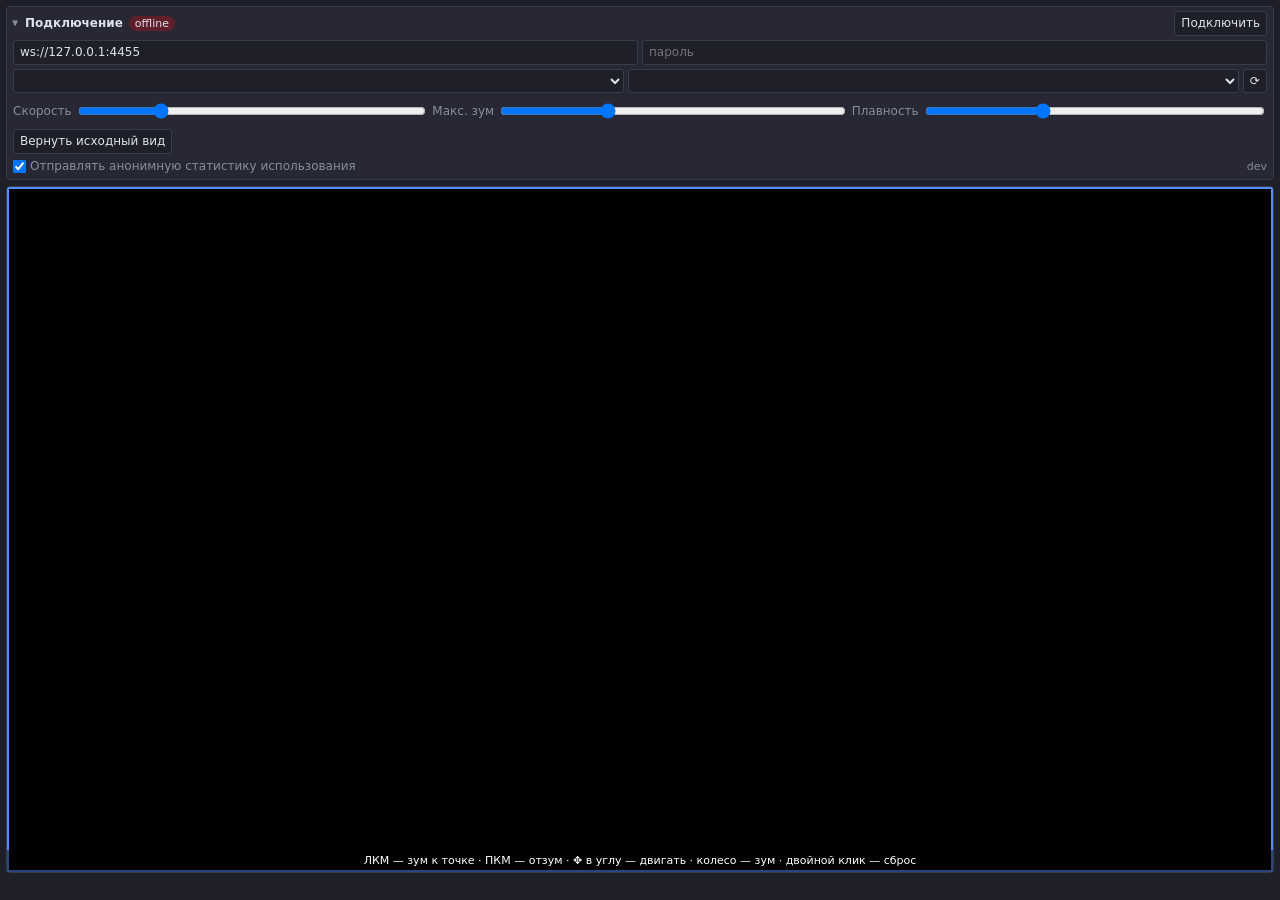
<file: index.html>
<!doctype html>
<html lang="ru">
<head>
  <meta charset="utf-8">
  <meta name="viewport" content="width=device-width, initial-scale=1">
  <title>Webcam Zoom</title>
  <link rel="stylesheet" href="style.css">
</head>
<body>
  <details id="settings" open>
    <summary>
      <span>Подключение</span>
      <span id="status" class="status off">offline</span>
      <button id="connect" type="button">Подключить</button>
    </summary>
    <div class="row">
      <input id="url" placeholder="ws://127.0.0.1:4455" title="Адрес WebSocket-сервера OBS">
      <input id="password" type="password" placeholder="пароль" title="Пароль WebSocket-сервера OBS">
    </div>
    <div class="row">
      <select id="scene" title="Сцена"></select>
      <select id="item" title="Элемент с камерой"></select>
      <button id="refresh" title="Обновить списки">⟳</button>
    </div>
    <div class="row">
      <label>Скорость <input id="speed" type="range" min="0.2" max="3" step="0.1"></label>
      <label>Макс. зум <input id="maxZoom" type="range" min="1.5" max="10" step="0.5"></label>
      <label>Плавность <input id="smooth" type="range" min="2" max="20" step="1"></label>
    </div>
    <div class="row">
      <button id="restore" title="Вернуть элементу исходный transform (до панели)">Вернуть исходный вид</button>
    </div>
    <div class="row">
      <label class="check" title="Раз в день: «панель подключилась к OBS» и номер версии. Без имён, сцен, картинок и IP в отчётах.">
        <input id="telemetry" type="checkbox"> Отправлять анонимную статистику использования
      </label>
      <span id="version" class="muted"></span>
    </div>
  </details>

  <div id="pad" tabindex="0">
    <img id="preview" alt="" draggable="false">
    <div id="rect"><div id="handle" title="Тяни, чтобы двигать рамку" hidden>✥</div></div>
    <div id="hint">ЛКМ — зум к точке · ПКМ — отзум · ✥ в углу — двигать · колесо — зум · двойной клик — сброс</div>
  </div>
  <div id="info"></div>

  <script src="vendor/obs-ws.global.min.js"></script>
  <script src="app.js"></script>
</body>
</html>
</file>
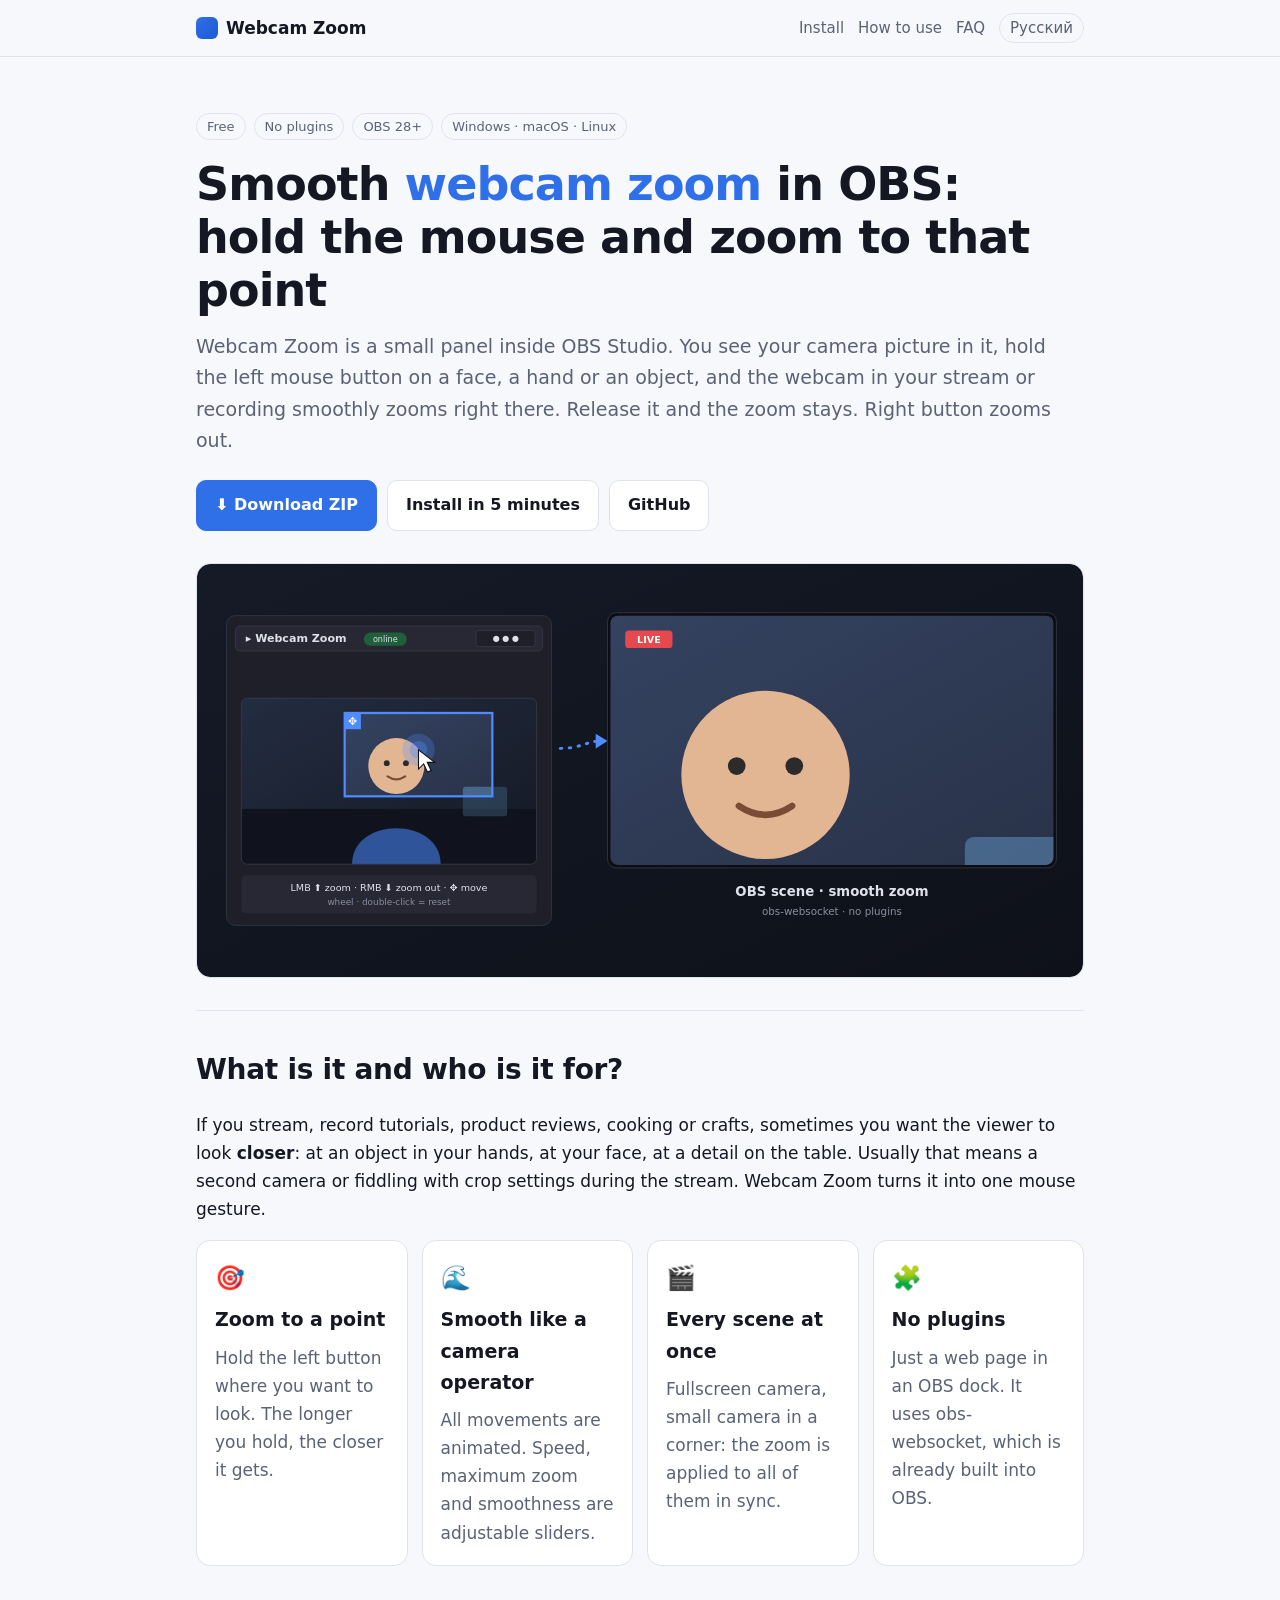
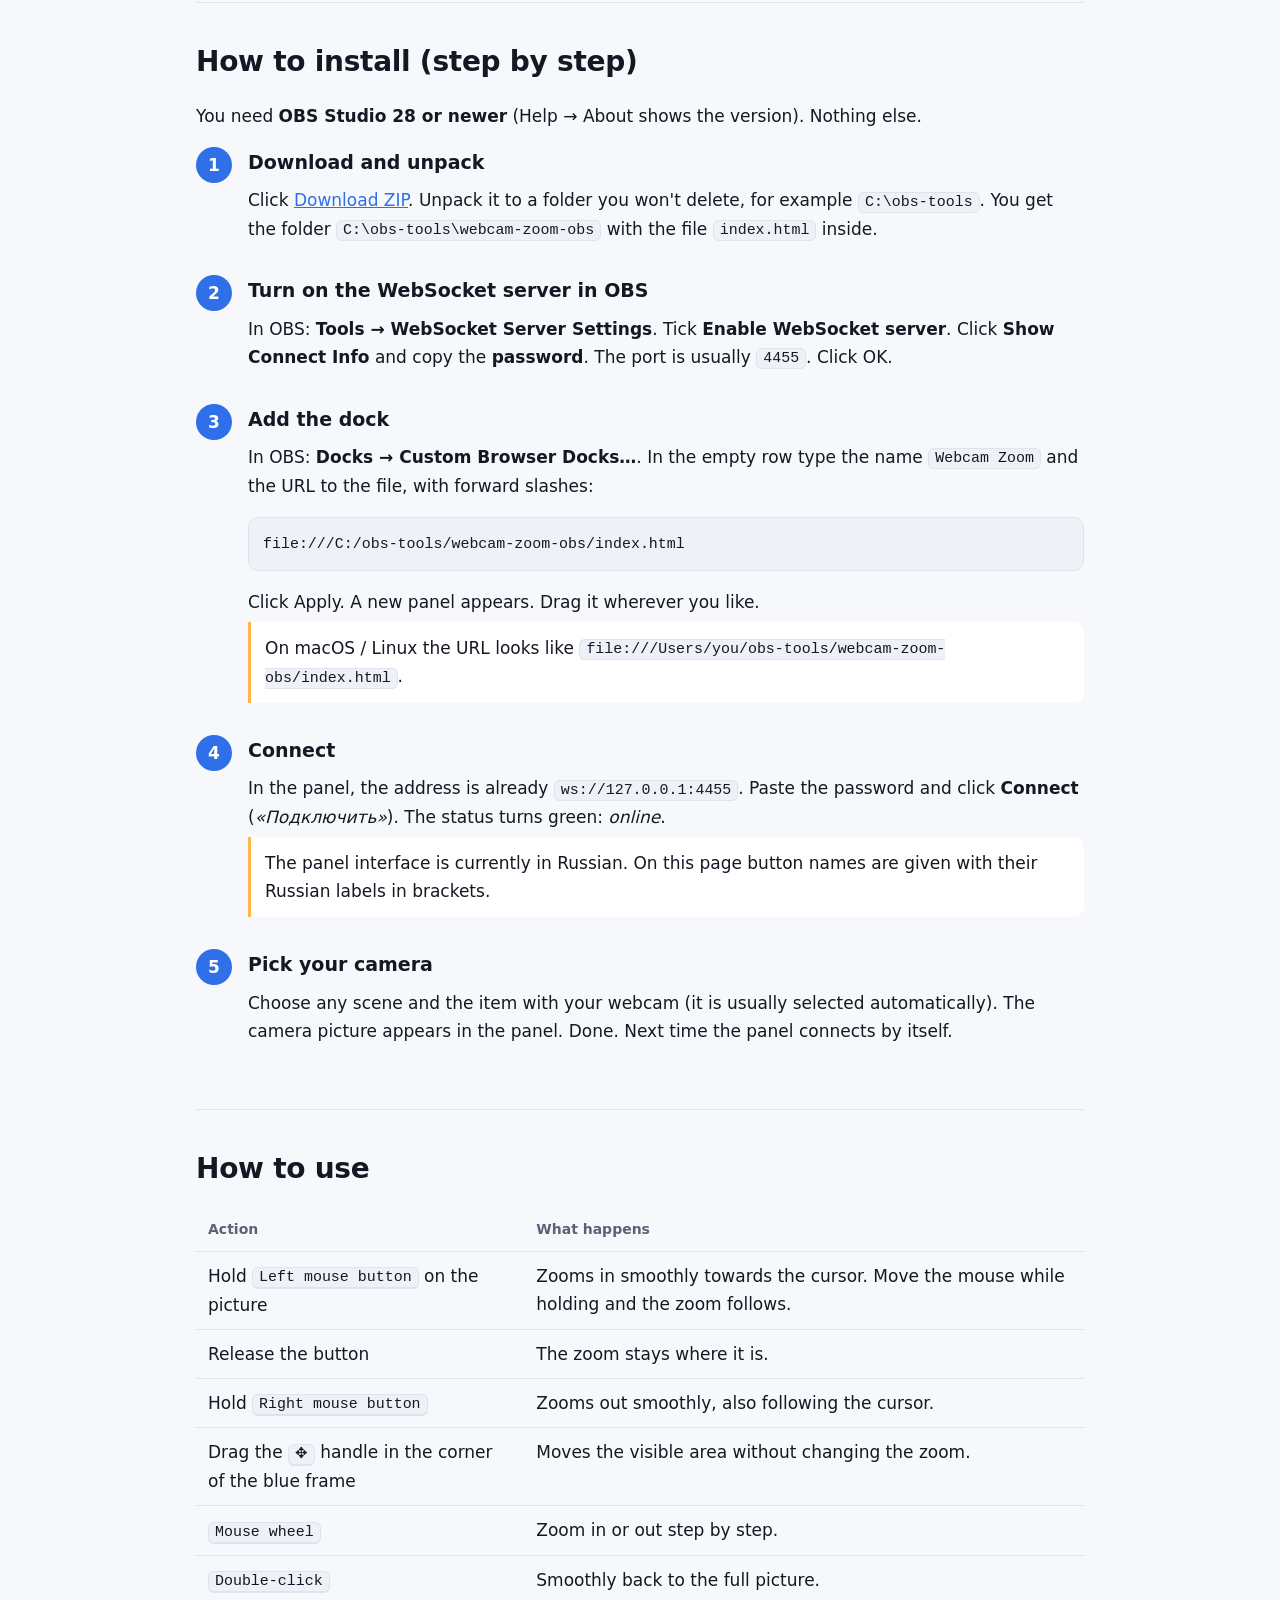
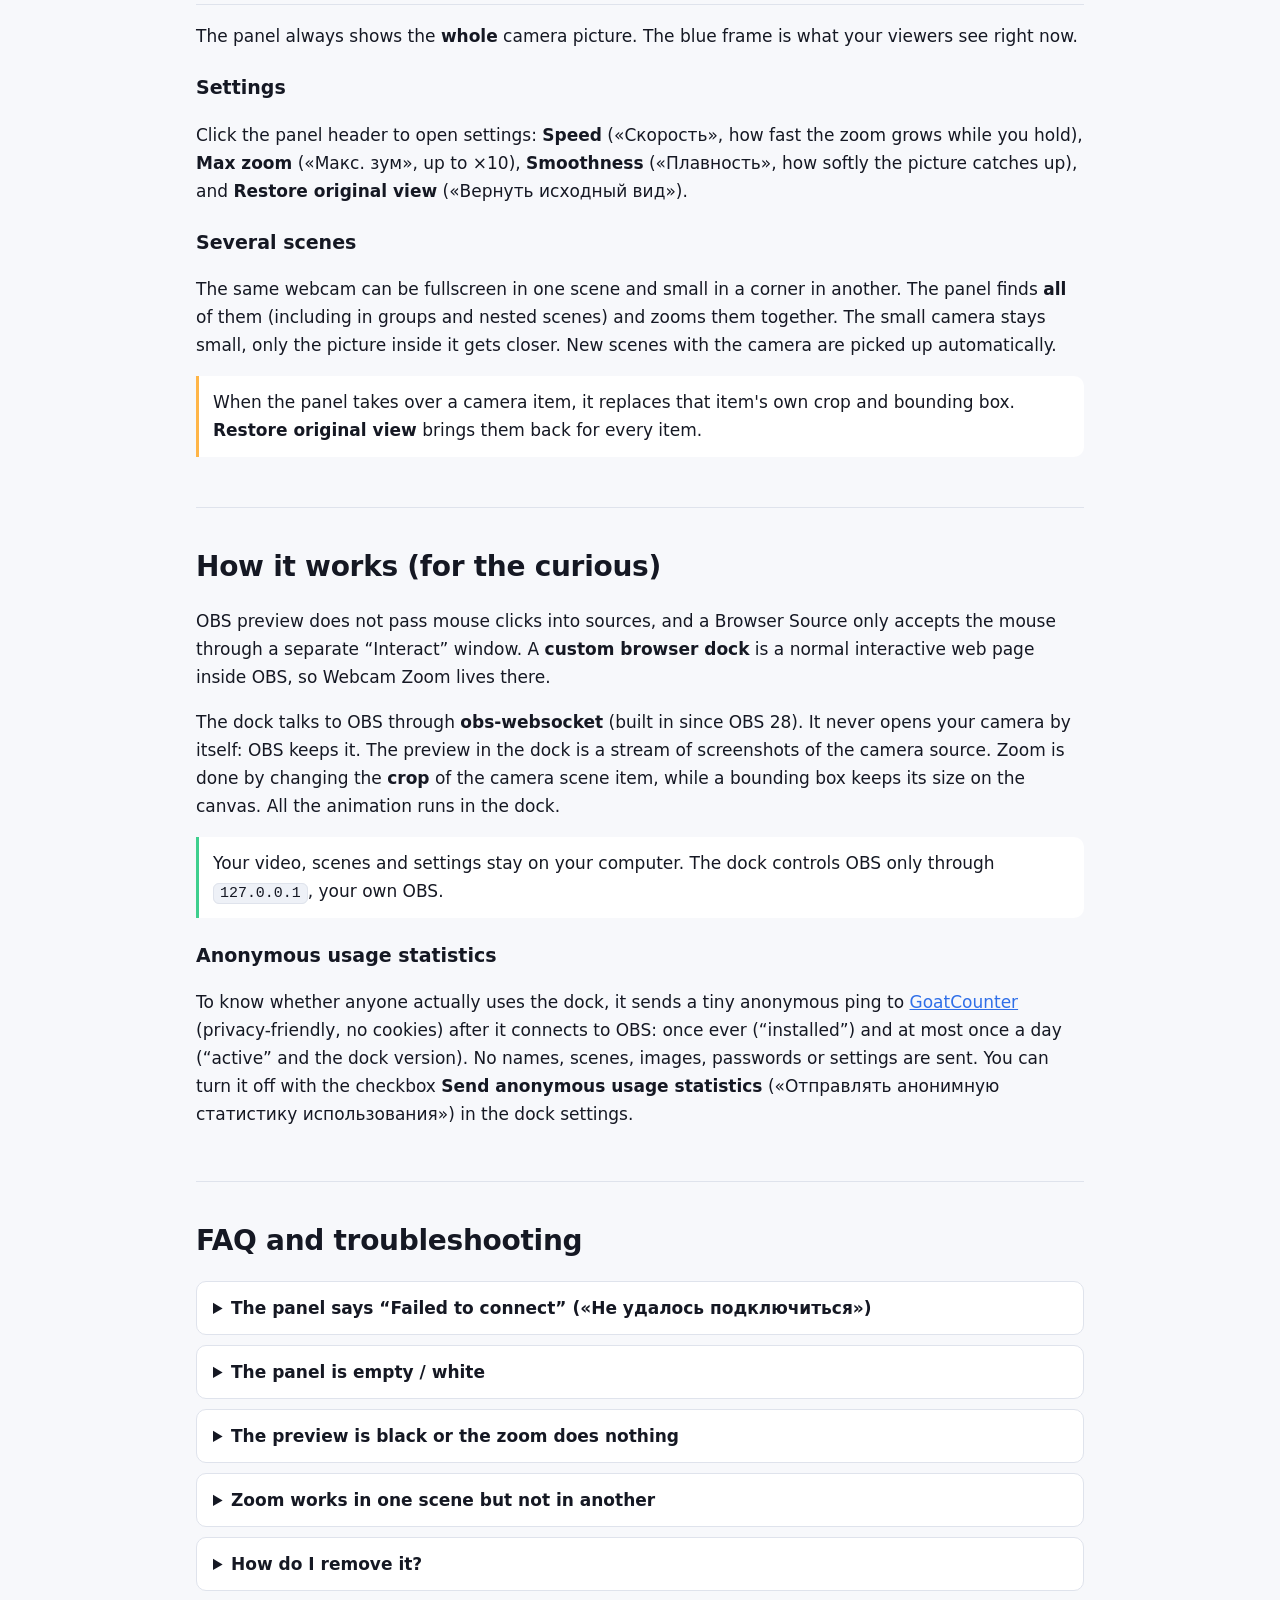
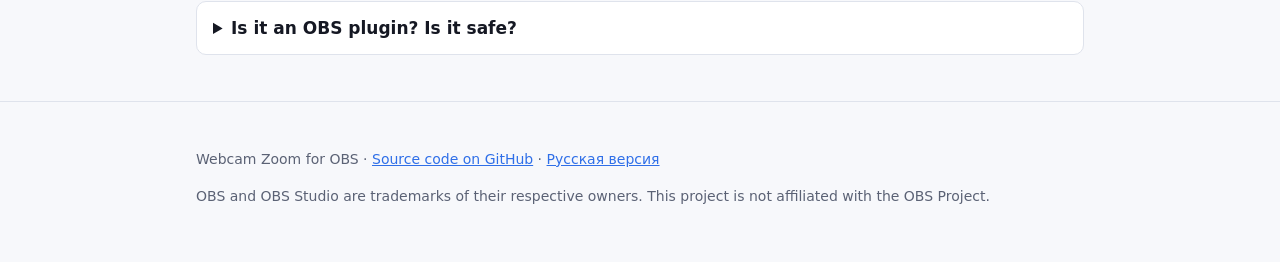
<file: site/index.html>
<!doctype html>
<html lang="en">
<head>
  <meta charset="utf-8">
  <meta name="viewport" content="width=device-width, initial-scale=1">
  <title>OBS Webcam Zoom: Smooth Zoom to Any Point with Your Mouse | Free Dock</title>
  <meta name="description" content="Free OBS Studio dock that zooms your webcam smoothly into the exact point you hold the mouse on. No plugins, works through the built-in obs-websocket. Zoom in, zoom out, pan, sync across all scenes.">
  <link rel="canonical" href="https://siarheikryutsou.github.io/webcam-zoom-obs/">
  <link rel="alternate" hreflang="en" href="https://siarheikryutsou.github.io/webcam-zoom-obs/">
  <link rel="alternate" hreflang="ru" href="https://siarheikryutsou.github.io/webcam-zoom-obs/ru/">
  <link rel="alternate" hreflang="x-default" href="https://siarheikryutsou.github.io/webcam-zoom-obs/">
  <meta name="robots" content="index, follow">
  <meta name="theme-color" content="#0f1117">

  <meta property="og:type" content="website">
  <meta property="og:site_name" content="Webcam Zoom for OBS">
  <meta property="og:title" content="OBS Webcam Zoom: smooth zoom to any point with your mouse">
  <meta property="og:description" content="Hold the mouse on your webcam preview and OBS smoothly zooms into that spot. Free, no plugins, obs-websocket.">
  <meta property="og:url" content="https://siarheikryutsou.github.io/webcam-zoom-obs/">
  <meta property="og:locale" content="en_US">
  <meta property="og:locale:alternate" content="ru_RU">
  <meta name="twitter:card" content="summary">

  <link rel="icon" href="data:image/svg+xml,%3Csvg xmlns='http://www.w3.org/2000/svg' viewBox='0 0 32 32'%3E%3Crect width='32' height='32' rx='8' fill='%234f8cff'/%3E%3Crect x='8' y='8' width='16' height='12' rx='2' fill='none' stroke='white' stroke-width='2.5'/%3E%3Ccircle cx='16' cy='14' r='2.5' fill='white'/%3E%3C/svg%3E">
  <link rel="stylesheet" href="assets/style.css">

  <script type="application/ld+json">
  {
    "@context": "https://schema.org",
    "@graph": [
      {
        "@type": "SoftwareApplication",
        "name": "Webcam Zoom for OBS",
        "applicationCategory": "MultimediaApplication",
        "operatingSystem": "Windows, macOS, Linux",
        "offers": { "@type": "Offer", "price": "0", "priceCurrency": "USD" },
        "description": "OBS Studio custom browser dock that smoothly zooms the webcam into the point you hold the mouse on. Uses the built-in obs-websocket, no plugins.",
        "url": "https://siarheikryutsou.github.io/webcam-zoom-obs/",
        "downloadUrl": "https://github.com/siarheikryutsou/webcam-zoom-obs/releases/latest/download/webcam-zoom-obs.zip",
        "softwareRequirements": "OBS Studio 28 or newer",
        "inLanguage": ["en", "ru"]
      },
      {
        "@type": "HowTo",
        "name": "How to add smooth webcam zoom to OBS Studio",
        "totalTime": "PT5M",
        "step": [
          { "@type": "HowToStep", "name": "Download", "text": "Download the ZIP from GitHub and unpack it to a permanent folder, for example C:\\obs-tools. You get C:\\obs-tools\\webcam-zoom-obs with index.html inside." },
          { "@type": "HowToStep", "name": "Enable WebSocket server", "text": "In OBS open Tools → WebSocket Server Settings, enable the server and copy the password." },
          { "@type": "HowToStep", "name": "Add the dock", "text": "In OBS open Docks → Custom Browser Docks, add a dock named Webcam Zoom with the URL file:///C:/obs-tools/webcam-zoom-obs/index.html." },
          { "@type": "HowToStep", "name": "Connect", "text": "In the dock enter the password, click Connect and pick your webcam. Hold the left mouse button on the preview to zoom." }
        ]
      },
      {
        "@type": "FAQPage",
        "mainEntity": [
          { "@type": "Question", "name": "Do I need to install an OBS plugin?", "acceptedAnswer": { "@type": "Answer", "text": "No. It is a web page loaded as an OBS custom browser dock and talks to the obs-websocket server that is built into OBS 28 and newer." } },
          { "@type": "Question", "name": "Why can't I just click on the webcam in the OBS preview?", "acceptedAnswer": { "@type": "Answer", "text": "OBS preview does not pass mouse clicks to sources. A custom browser dock is a normal interactive web page inside OBS, so the mouse works there." } },
          { "@type": "Question", "name": "Does it work when the webcam is in several scenes?", "acceptedAnswer": { "@type": "Answer", "text": "Yes. The dock finds every scene item of the same webcam source, including inside groups, and zooms all of them in sync." } },
          { "@type": "Question", "name": "How do I undo the changes?", "acceptedAnswer": { "@type": "Answer", "text": "Click Restore original view in the dock settings. It returns the original crop and bounding box to every scene item the dock touched." } }
        ]
      }
    ]
  }
  </script>
  <script data-goatcounter="https://siarheikryutsou.goatcounter.com/count" async src="//gc.zgo.at/count.js"></script>
</head>
<body>
  <header class="top">
    <div class="wrap">
      <a class="brand" href="./"><span class="brand-dot" aria-hidden="true"></span>Webcam Zoom</a>
      <nav aria-label="Main">
        <a class="hide-sm" href="#install">Install</a>
        <a class="hide-sm" href="#usage">How to use</a>
        <a class="hide-sm" href="#faq">FAQ</a>
        <a class="lang" href="ru/" hreflang="ru" lang="ru">Русский</a>
      </nav>
    </div>
  </header>

  <main class="wrap">
    <section class="hero" style="border-top:0">
      <ul class="badges">
        <li>Free</li><li>No plugins</li><li>OBS 28+</li><li>Windows · macOS · Linux</li>
      </ul>
      <h1>Smooth <span>webcam zoom</span> in OBS: hold the mouse and zoom to that point</h1>
      <p class="lead">Webcam Zoom is a small panel inside OBS Studio. You see your camera picture in it, hold the left mouse button on a face, a hand or an object, and the webcam in your stream or recording smoothly zooms right there. Release it and the zoom stays. Right button zooms out.</p>
      <div class="cta">
        <a class="btn primary" href="https://github.com/siarheikryutsou/webcam-zoom-obs/releases/latest/download/webcam-zoom-obs.zip" data-goatcounter-click="download-zip-en">⬇ Download ZIP</a>
        <a class="btn" href="#install">Install in 5 minutes</a>
        <a class="btn" href="https://github.com/siarheikryutsou/webcam-zoom-obs">GitHub</a>
      </div>
      <img class="hero-img" src="assets/hero.svg" width="1200" height="560" alt="Webcam Zoom dock in OBS: the mouse is held on the camera preview, the blue frame shows the zoom area, and the OBS scene shows the zoomed webcam">
    </section>

    <section id="what">
      <h2>What is it and who is it for?</h2>
      <p>If you stream, record tutorials, product reviews, cooking or crafts, sometimes you want the viewer to look <strong>closer</strong>: at an object in your hands, at your face, at a detail on the table. Usually that means a second camera or fiddling with crop settings during the stream. Webcam Zoom turns it into one mouse gesture.</p>
      <div class="grid">
        <div class="card"><div class="icon" aria-hidden="true">🎯</div><h3>Zoom to a point</h3><p>Hold the left button where you want to look. The longer you hold, the closer it gets.</p></div>
        <div class="card"><div class="icon" aria-hidden="true">🌊</div><h3>Smooth like a camera operator</h3><p>All movements are animated. Speed, maximum zoom and smoothness are adjustable sliders.</p></div>
        <div class="card"><div class="icon" aria-hidden="true">🎬</div><h3>Every scene at once</h3><p>Fullscreen camera, small camera in a corner: the zoom is applied to all of them in sync.</p></div>
        <div class="card"><div class="icon" aria-hidden="true">🧩</div><h3>No plugins</h3><p>Just a web page in an OBS dock. It uses obs-websocket, which is already built into OBS.</p></div>
      </div>
    </section>

    <section id="install">
      <h2>How to install (step by step)</h2>
      <p>You need <strong>OBS Studio 28 or newer</strong> (Help → About shows the version). Nothing else.</p>
      <ol class="steps">
        <li>
          <h3>Download and unpack</h3>
          <p>Click <a href="https://github.com/siarheikryutsou/webcam-zoom-obs/releases/latest/download/webcam-zoom-obs.zip" data-goatcounter-click="download-zip-en">Download ZIP</a>. Unpack it to a folder you won't delete, for example <code>C:\obs-tools</code>. You get the folder <code>C:\obs-tools\webcam-zoom-obs</code> with the file <code>index.html</code> inside.</p>
        </li>
        <li>
          <h3>Turn on the WebSocket server in OBS</h3>
          <p>In OBS: <strong>Tools → WebSocket Server Settings</strong>. Tick <strong>Enable WebSocket server</strong>. Click <strong>Show Connect Info</strong> and copy the <strong>password</strong>. The port is usually <code>4455</code>. Click OK.</p>
        </li>
        <li>
          <h3>Add the dock</h3>
          <p>In OBS: <strong>Docks → Custom Browser Docks…</strong>. In the empty row type the name <code>Webcam Zoom</code> and the URL to the file, with forward slashes:</p>
          <pre><code>file:///C:/obs-tools/webcam-zoom-obs/index.html</code></pre>
          <p>Click Apply. A new panel appears. Drag it wherever you like.</p>
          <p class="note">On macOS / Linux the URL looks like <code>file:///Users/you/obs-tools/webcam-zoom-obs/index.html</code>.</p>
        </li>
        <li>
          <h3>Connect</h3>
          <p>In the panel, the address is already <code>ws://127.0.0.1:4455</code>. Paste the password and click <strong>Connect</strong> (<em lang="ru">«Подключить»</em>). The status turns green: <em>online</em>.</p>
          <p class="note">The panel interface is currently in Russian. On this page button names are given with their Russian labels in brackets.</p>
        </li>
        <li>
          <h3>Pick your camera</h3>
          <p>Choose any scene and the item with your webcam (it is usually selected automatically). The camera picture appears in the panel. Done. Next time the panel connects by itself.</p>
        </li>
      </ol>
    </section>

    <section id="usage">
      <h2>How to use</h2>
      <div class="table-wrap">
        <table>
          <thead><tr><th>Action</th><th>What happens</th></tr></thead>
          <tbody>
            <tr><td>Hold <kbd>Left mouse button</kbd> on the picture</td><td>Zooms in smoothly towards the cursor. Move the mouse while holding and the zoom follows.</td></tr>
            <tr><td>Release the button</td><td>The zoom stays where it is.</td></tr>
            <tr><td>Hold <kbd>Right mouse button</kbd></td><td>Zooms out smoothly, also following the cursor.</td></tr>
            <tr><td>Drag the <kbd>✥</kbd> handle in the corner of the blue frame</td><td>Moves the visible area without changing the zoom.</td></tr>
            <tr><td><kbd>Mouse wheel</kbd></td><td>Zoom in or out step by step.</td></tr>
            <tr><td><kbd>Double-click</kbd></td><td>Smoothly back to the full picture.</td></tr>
          </tbody>
        </table>
      </div>
      <p>The panel always shows the <strong>whole</strong> camera picture. The blue frame is what your viewers see right now.</p>
      <h3>Settings</h3>
      <p>Click the panel header to open settings: <strong>Speed</strong> (<span lang="ru">«Скорость»</span>, how fast the zoom grows while you hold), <strong>Max zoom</strong> (<span lang="ru">«Макс. зум»</span>, up to ×10), <strong>Smoothness</strong> (<span lang="ru">«Плавность»</span>, how softly the picture catches up), and <strong>Restore original view</strong> (<span lang="ru">«Вернуть исходный вид»</span>).</p>
      <h3>Several scenes</h3>
      <p>The same webcam can be fullscreen in one scene and small in a corner in another. The panel finds <strong>all</strong> of them (including in groups and nested scenes) and zooms them together. The small camera stays small, only the picture inside it gets closer. New scenes with the camera are picked up automatically.</p>
      <p class="note">When the panel takes over a camera item, it replaces that item's own crop and bounding box. <strong>Restore original view</strong> brings them back for every item.</p>
    </section>

    <section id="how">
      <h2>How it works (for the curious)</h2>
      <p>OBS preview does not pass mouse clicks into sources, and a Browser Source only accepts the mouse through a separate “Interact” window. A <strong>custom browser dock</strong> is a normal interactive web page inside OBS, so Webcam Zoom lives there.</p>
      <p>The dock talks to OBS through <strong>obs-websocket</strong> (built in since OBS 28). It never opens your camera by itself: OBS keeps it. The preview in the dock is a stream of screenshots of the camera source. Zoom is done by changing the <strong>crop</strong> of the camera scene item, while a bounding box keeps its size on the canvas. All the animation runs in the dock.</p>
      <p class="note ok">Your video, scenes and settings stay on your computer. The dock controls OBS only through <code>127.0.0.1</code>, your own OBS.</p>
      <h3 id="stats">Anonymous usage statistics</h3>
      <p>To know whether anyone actually uses the dock, it sends a tiny anonymous ping to <a href="https://www.goatcounter.com/">GoatCounter</a> (privacy-friendly, no cookies) after it connects to OBS: once ever (“installed”) and at most once a day (“active” and the dock version). No names, scenes, images, passwords or settings are sent. You can turn it off with the checkbox <strong>Send anonymous usage statistics</strong> (<span lang="ru">«Отправлять анонимную статистику использования»</span>) in the dock settings.</p>
    </section>

    <section id="faq">
      <h2>FAQ and troubleshooting</h2>
      <details class="faq"><summary>The panel says “Failed to connect” (<span lang="ru">«Не удалось подключиться»</span>)</summary><p>Check that the WebSocket server is enabled in Tools → WebSocket Server Settings, that the port is 4455 and the password is exactly the one shown in Show Connect Info.</p></details>
      <details class="faq"><summary>The panel is empty / white</summary><p>The file path in the dock URL is wrong. It must start with <code>file:///</code>, use forward slashes and point to <code>index.html</code> inside the unpacked folder.</p></details>
      <details class="faq"><summary>The preview is black or the zoom does nothing</summary><p>Make sure the right item is selected in the settings and the camera is actually working in OBS. Press ⟳ to refresh the lists.</p></details>
      <details class="faq"><summary>Zoom works in one scene but not in another</summary><p>Press ⟳ in the settings. The panel will rescan all scenes and pick up every copy of the webcam.</p></details>
      <details class="faq"><summary>How do I remove it?</summary><p>Click Restore original view, then remove the dock in Docks → Custom Browser Docks and delete the folder.</p></details>
      <details class="faq"><summary>Is it an OBS plugin? Is it safe?</summary><p>It's not a plugin, it's a local HTML page. It does not open your webcam directly and sends nothing but an optional anonymous usage ping, see <a href="#stats">usage statistics</a>.</p></details>
    </section>
  </main>

  <footer>
    <div class="wrap">
      <p>Webcam Zoom for OBS · <a href="https://github.com/siarheikryutsou/webcam-zoom-obs">Source code on GitHub</a> · <a href="ru/" hreflang="ru" lang="ru">Русская версия</a></p>
      <p>OBS and OBS Studio are trademarks of their respective owners. This project is not affiliated with the OBS Project.</p>
    </div>
  </footer>
</body>
</html>
</file>
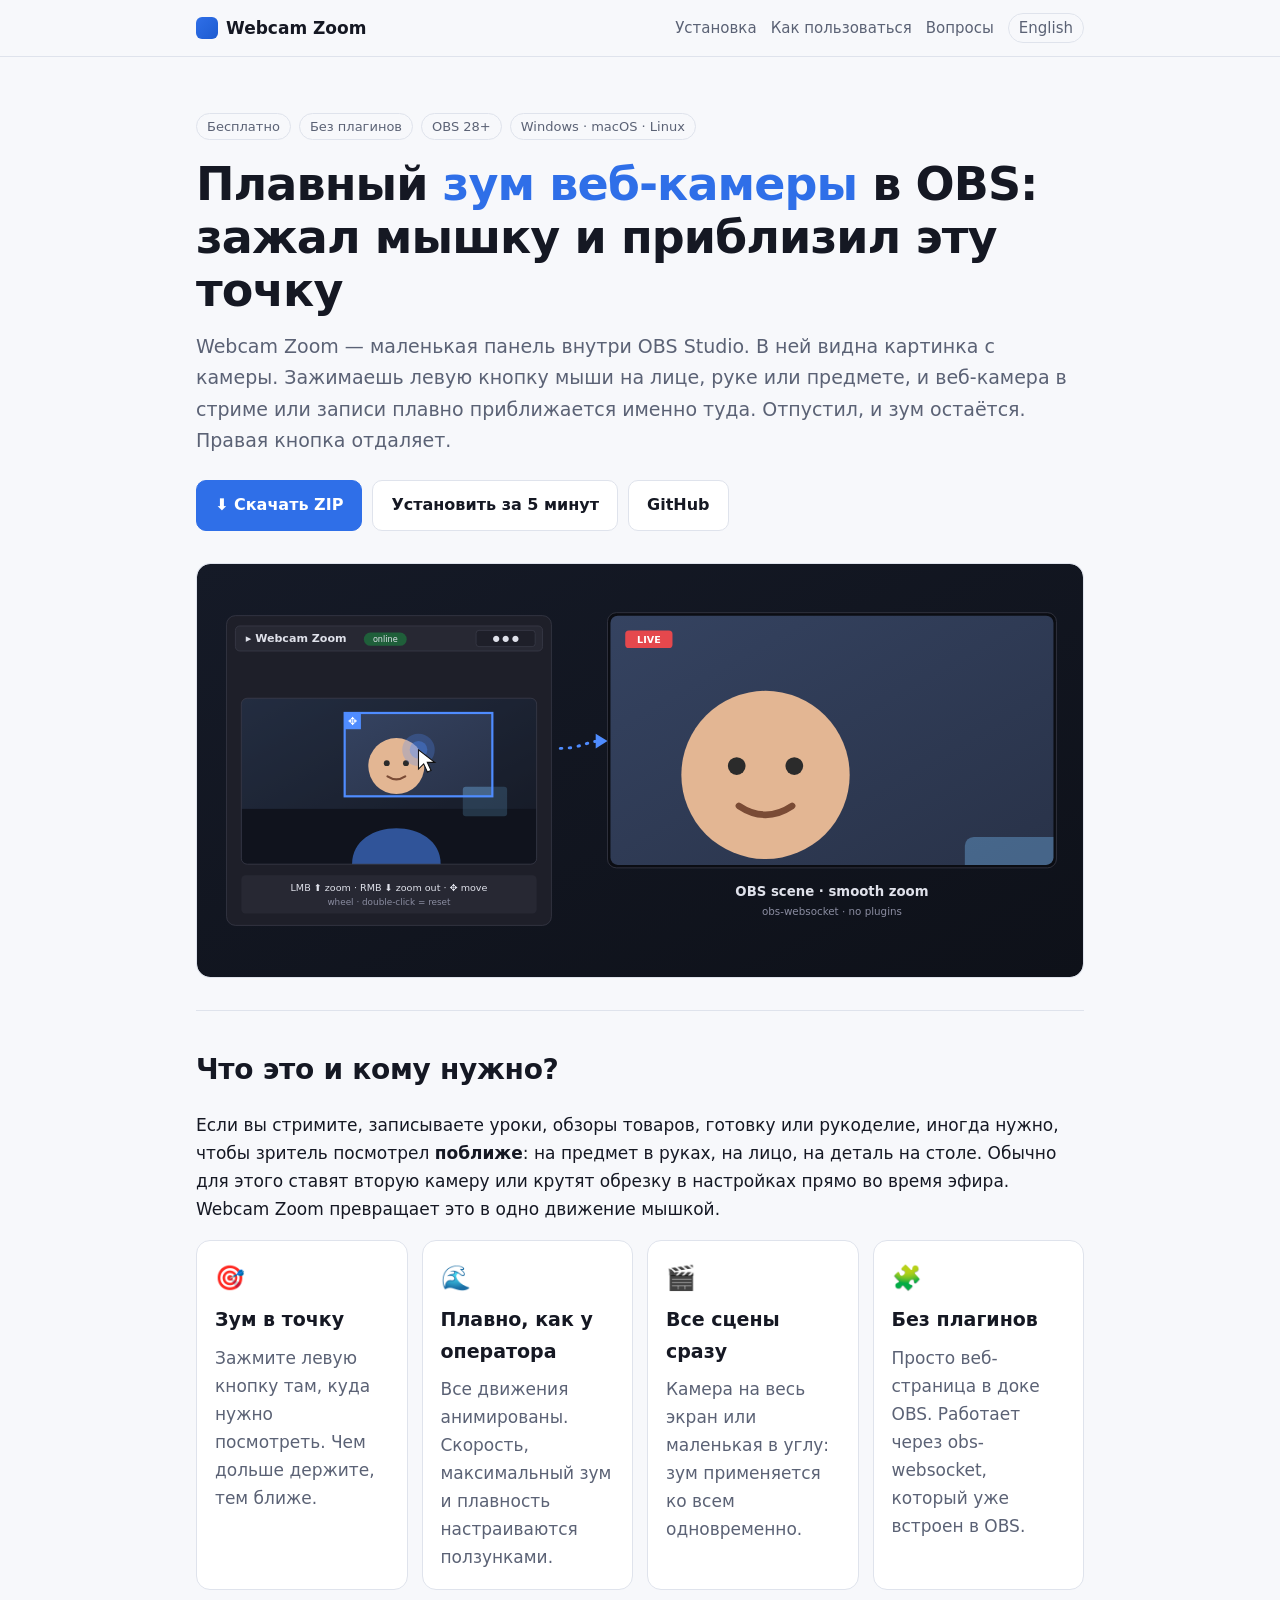
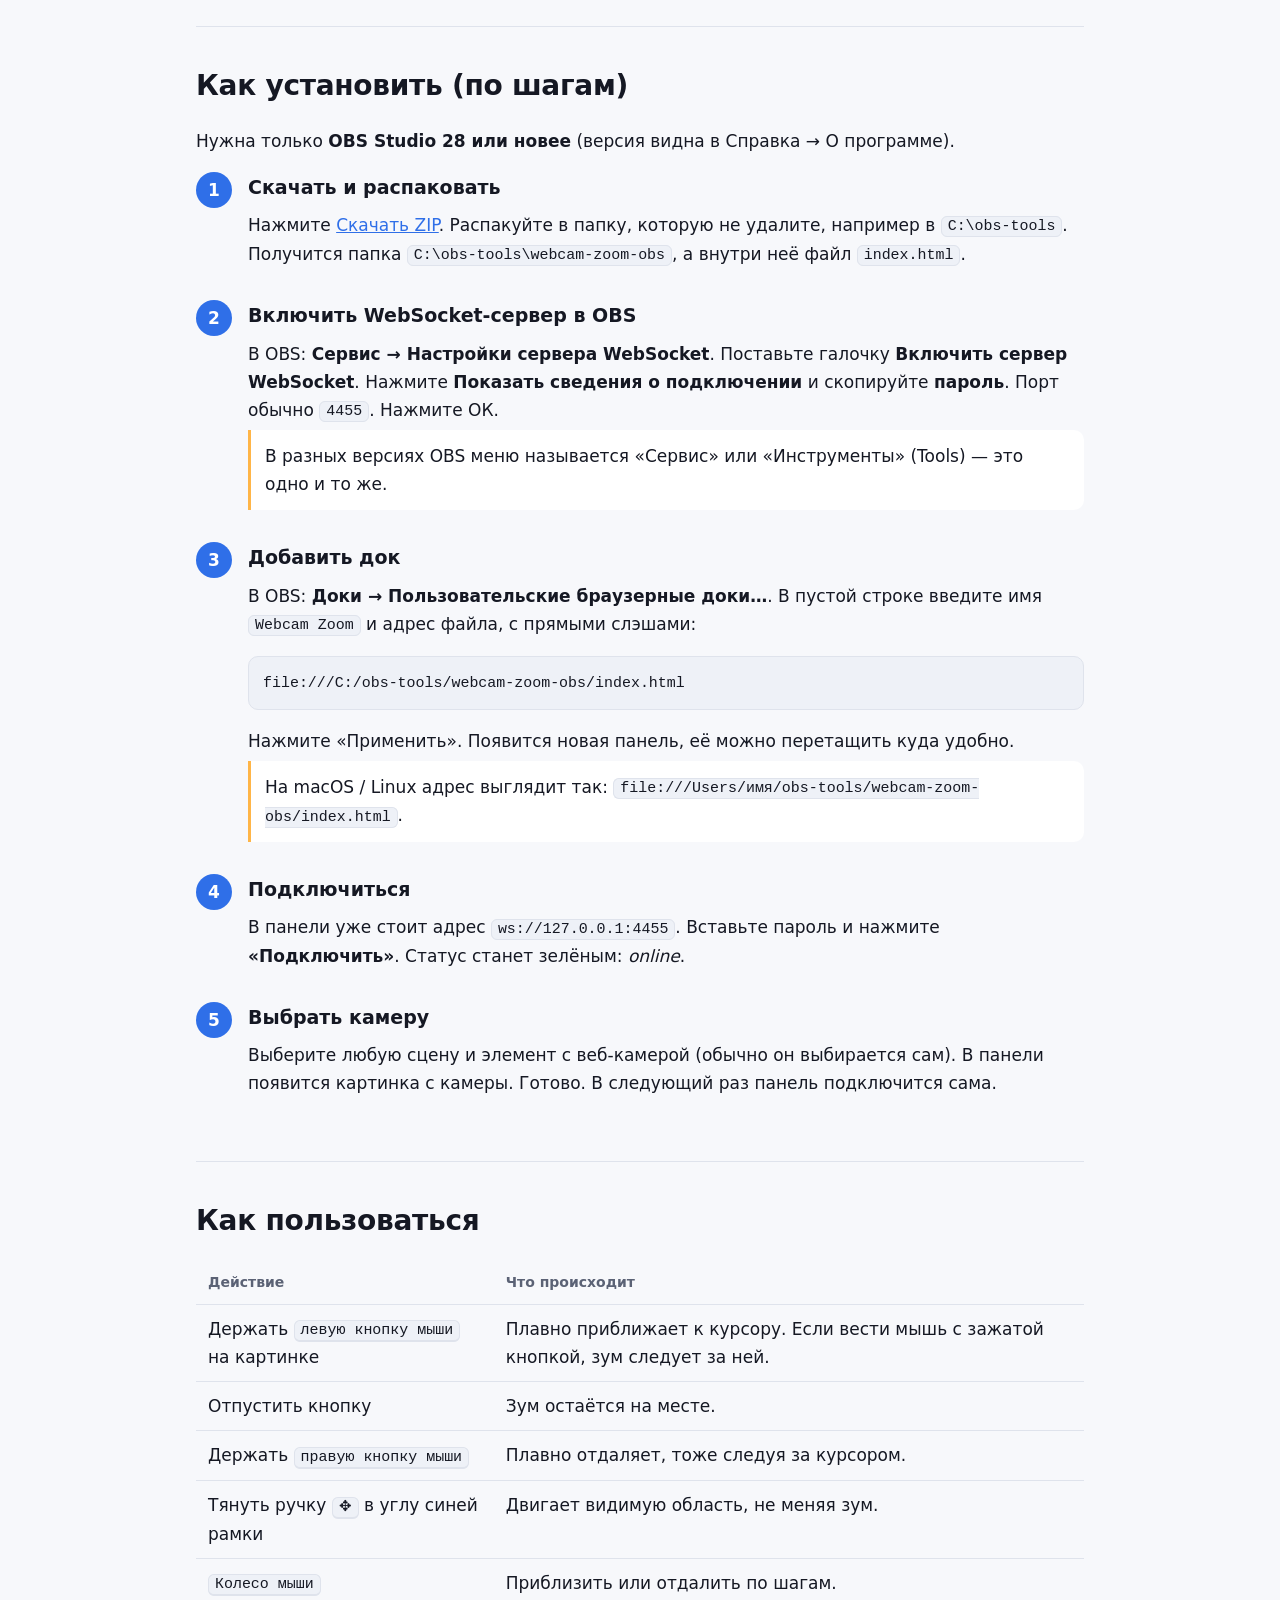
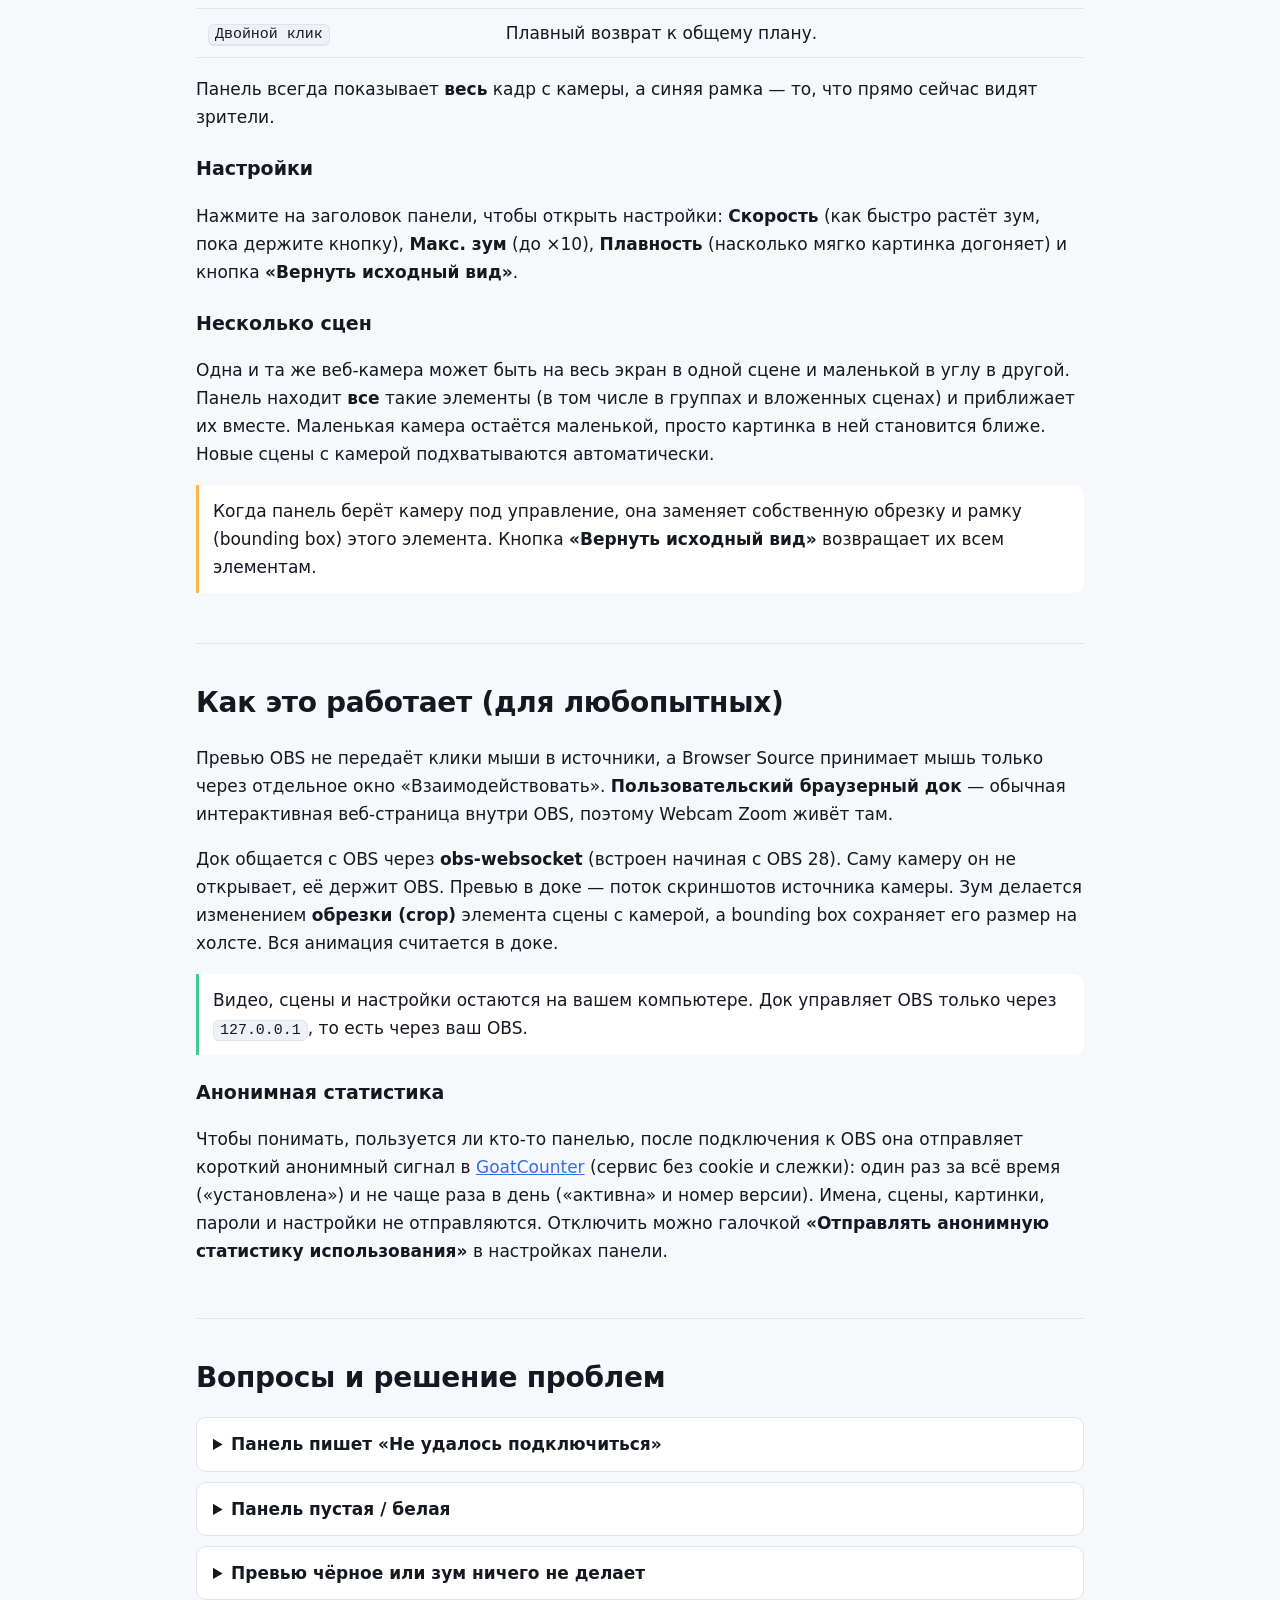
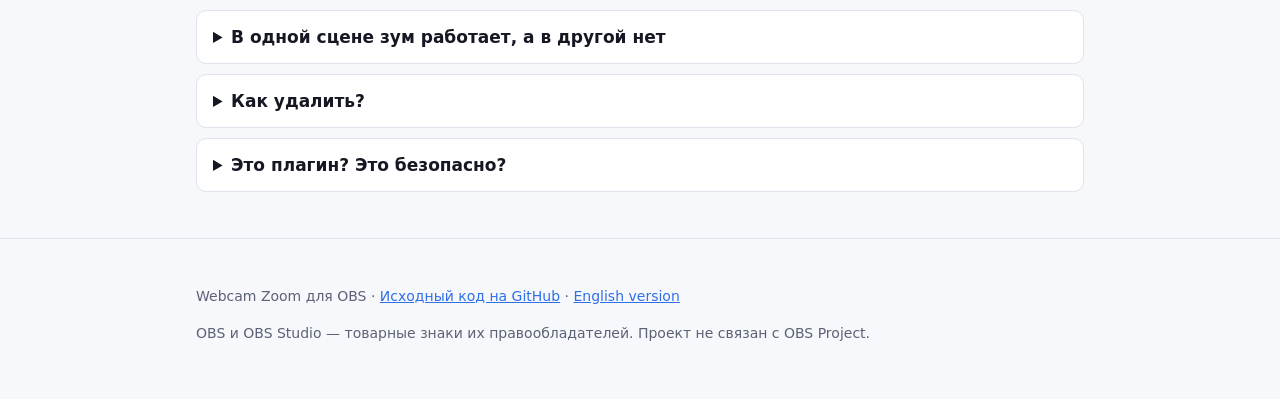
<file: site/ru/index.html>
<!doctype html>
<html lang="ru">
<head>
  <meta charset="utf-8">
  <meta name="viewport" content="width=device-width, initial-scale=1">
  <title>Зум веб-камеры в OBS: плавное приближение мышкой в любую точку | Бесплатно</title>
  <meta name="description" content="Бесплатная панель для OBS Studio: зажми мышку на картинке веб-камеры, и камера в эфире плавно приблизится к этой точке. Без плагинов, через встроенный obs-websocket. Зум, отзум, перемещение, все сцены сразу.">
  <link rel="canonical" href="https://siarheikryutsou.github.io/webcam-zoom-obs/ru/">
  <link rel="alternate" hreflang="en" href="https://siarheikryutsou.github.io/webcam-zoom-obs/">
  <link rel="alternate" hreflang="ru" href="https://siarheikryutsou.github.io/webcam-zoom-obs/ru/">
  <link rel="alternate" hreflang="x-default" href="https://siarheikryutsou.github.io/webcam-zoom-obs/">
  <meta name="robots" content="index, follow">
  <meta name="theme-color" content="#0f1117">

  <meta property="og:type" content="website">
  <meta property="og:site_name" content="Webcam Zoom для OBS">
  <meta property="og:title" content="Зум веб-камеры в OBS: плавное приближение мышкой в любую точку">
  <meta property="og:description" content="Зажми мышку на превью камеры, и OBS плавно приблизит эту точку. Бесплатно, без плагинов, через obs-websocket.">
  <meta property="og:url" content="https://siarheikryutsou.github.io/webcam-zoom-obs/ru/">
  <meta property="og:locale" content="ru_RU">
  <meta property="og:locale:alternate" content="en_US">
  <meta name="twitter:card" content="summary">

  <link rel="icon" href="data:image/svg+xml,%3Csvg xmlns='http://www.w3.org/2000/svg' viewBox='0 0 32 32'%3E%3Crect width='32' height='32' rx='8' fill='%234f8cff'/%3E%3Crect x='8' y='8' width='16' height='12' rx='2' fill='none' stroke='white' stroke-width='2.5'/%3E%3Ccircle cx='16' cy='14' r='2.5' fill='white'/%3E%3C/svg%3E">
  <link rel="stylesheet" href="../assets/style.css">

  <script type="application/ld+json">
  {
    "@context": "https://schema.org",
    "@graph": [
      {
        "@type": "SoftwareApplication",
        "name": "Webcam Zoom для OBS",
        "applicationCategory": "MultimediaApplication",
        "operatingSystem": "Windows, macOS, Linux",
        "offers": { "@type": "Offer", "price": "0", "priceCurrency": "USD" },
        "description": "Панель (браузерный док) для OBS Studio, которая плавно приближает веб-камеру к точке, где зажата мышь. Работает через встроенный obs-websocket, без плагинов.",
        "url": "https://siarheikryutsou.github.io/webcam-zoom-obs/ru/",
        "downloadUrl": "https://github.com/siarheikryutsou/webcam-zoom-obs/releases/latest/download/webcam-zoom-obs.zip",
        "softwareRequirements": "OBS Studio 28 или новее",
        "inLanguage": "ru"
      },
      {
        "@type": "HowTo",
        "name": "Как сделать плавный зум веб-камеры в OBS Studio",
        "totalTime": "PT5M",
        "step": [
          { "@type": "HowToStep", "name": "Скачать", "text": "Скачайте ZIP с GitHub и распакуйте в постоянную папку, например C:\\obs-tools. Получится C:\\obs-tools\\webcam-zoom-obs с файлом index.html внутри." },
          { "@type": "HowToStep", "name": "Включить WebSocket-сервер", "text": "В OBS откройте Сервис → Настройки сервера WebSocket, включите сервер и скопируйте пароль." },
          { "@type": "HowToStep", "name": "Добавить док", "text": "В OBS откройте Доки → Пользовательские браузерные доки, добавьте док Webcam Zoom с адресом file:///C:/obs-tools/webcam-zoom-obs/index.html." },
          { "@type": "HowToStep", "name": "Подключиться", "text": "В доке введите пароль, нажмите «Подключить» и выберите камеру. Зажмите левую кнопку мыши на превью, чтобы приблизить." }
        ]
      },
      {
        "@type": "FAQPage",
        "mainEntity": [
          { "@type": "Question", "name": "Нужно ли ставить плагин для OBS?", "acceptedAnswer": { "@type": "Answer", "text": "Нет. Это веб-страница, которая открывается как пользовательский браузерный док OBS и общается со встроенным в OBS 28+ сервером obs-websocket." } },
          { "@type": "Question", "name": "Почему нельзя просто кликнуть по камере в превью OBS?", "acceptedAnswer": { "@type": "Answer", "text": "Превью OBS не передаёт клики мыши в источники. Браузерный док — обычная интерактивная страница внутри OBS, поэтому мышь там работает." } },
          { "@type": "Question", "name": "Работает ли зум, если камера есть в нескольких сценах?", "acceptedAnswer": { "@type": "Answer", "text": "Да. Панель находит все элементы с этой веб-камерой, в том числе внутри групп, и приближает их синхронно." } },
          { "@type": "Question", "name": "Как вернуть всё как было?", "acceptedAnswer": { "@type": "Answer", "text": "В настройках панели нажмите «Вернуть исходный вид». Исходная обрезка и рамка вернутся у всех элементов, которые трогала панель." } }
        ]
      }
    ]
  }
  </script>
  <script data-goatcounter="https://siarheikryutsou.goatcounter.com/count" async src="//gc.zgo.at/count.js"></script>
</head>
<body>
  <header class="top">
    <div class="wrap">
      <a class="brand" href="./"><span class="brand-dot" aria-hidden="true"></span>Webcam Zoom</a>
      <nav aria-label="Меню">
        <a class="hide-sm" href="#install">Установка</a>
        <a class="hide-sm" href="#usage">Как пользоваться</a>
        <a class="hide-sm" href="#faq">Вопросы</a>
        <a class="lang" href="../" hreflang="en" lang="en">English</a>
      </nav>
    </div>
  </header>

  <main class="wrap">
    <section class="hero" style="border-top:0">
      <ul class="badges">
        <li>Бесплатно</li><li>Без плагинов</li><li>OBS 28+</li><li>Windows · macOS · Linux</li>
      </ul>
      <h1>Плавный <span>зум веб-камеры</span> в OBS: зажал мышку и приблизил эту точку</h1>
      <p class="lead">Webcam Zoom — маленькая панель внутри OBS Studio. В ней видна картинка с камеры. Зажимаешь левую кнопку мыши на лице, руке или предмете, и веб-камера в стриме или записи плавно приближается именно туда. Отпустил, и зум остаётся. Правая кнопка отдаляет.</p>
      <div class="cta">
        <a class="btn primary" href="https://github.com/siarheikryutsou/webcam-zoom-obs/releases/latest/download/webcam-zoom-obs.zip" data-goatcounter-click="download-zip-ru">⬇ Скачать ZIP</a>
        <a class="btn" href="#install">Установить за 5 минут</a>
        <a class="btn" href="https://github.com/siarheikryutsou/webcam-zoom-obs">GitHub</a>
      </div>
      <img class="hero-img" src="../assets/hero.svg" width="1200" height="560" alt="Панель Webcam Zoom в OBS: мышь зажата на превью камеры, синяя рамка показывает область зума, а в сцене OBS камера приближена">
    </section>

    <section id="what">
      <h2>Что это и кому нужно?</h2>
      <p>Если вы стримите, записываете уроки, обзоры товаров, готовку или рукоделие, иногда нужно, чтобы зритель посмотрел <strong>поближе</strong>: на предмет в руках, на лицо, на деталь на столе. Обычно для этого ставят вторую камеру или крутят обрезку в настройках прямо во время эфира. Webcam Zoom превращает это в одно движение мышкой.</p>
      <div class="grid">
        <div class="card"><div class="icon" aria-hidden="true">🎯</div><h3>Зум в точку</h3><p>Зажмите левую кнопку там, куда нужно посмотреть. Чем дольше держите, тем ближе.</p></div>
        <div class="card"><div class="icon" aria-hidden="true">🌊</div><h3>Плавно, как у оператора</h3><p>Все движения анимированы. Скорость, максимальный зум и плавность настраиваются ползунками.</p></div>
        <div class="card"><div class="icon" aria-hidden="true">🎬</div><h3>Все сцены сразу</h3><p>Камера на весь экран или маленькая в углу: зум применяется ко всем одновременно.</p></div>
        <div class="card"><div class="icon" aria-hidden="true">🧩</div><h3>Без плагинов</h3><p>Просто веб-страница в доке OBS. Работает через obs-websocket, который уже встроен в OBS.</p></div>
      </div>
    </section>

    <section id="install">
      <h2>Как установить (по шагам)</h2>
      <p>Нужна только <strong>OBS Studio 28 или новее</strong> (версия видна в Справка → О программе).</p>
      <ol class="steps">
        <li>
          <h3>Скачать и распаковать</h3>
          <p>Нажмите <a href="https://github.com/siarheikryutsou/webcam-zoom-obs/releases/latest/download/webcam-zoom-obs.zip" data-goatcounter-click="download-zip-ru">Скачать ZIP</a>. Распакуйте в папку, которую не удалите, например в <code>C:\obs-tools</code>. Получится папка <code>C:\obs-tools\webcam-zoom-obs</code>, а внутри неё файл <code>index.html</code>.</p>
        </li>
        <li>
          <h3>Включить WebSocket-сервер в OBS</h3>
          <p>В OBS: <strong>Сервис → Настройки сервера WebSocket</strong>. Поставьте галочку <strong>Включить сервер WebSocket</strong>. Нажмите <strong>Показать сведения о подключении</strong> и скопируйте <strong>пароль</strong>. Порт обычно <code>4455</code>. Нажмите ОК.</p>
          <p class="note">В разных версиях OBS меню называется «Сервис» или «Инструменты» (Tools) — это одно и то же.</p>
        </li>
        <li>
          <h3>Добавить док</h3>
          <p>В OBS: <strong>Доки → Пользовательские браузерные доки…</strong>. В пустой строке введите имя <code>Webcam Zoom</code> и адрес файла, с прямыми слэшами:</p>
          <pre><code>file:///C:/obs-tools/webcam-zoom-obs/index.html</code></pre>
          <p>Нажмите «Применить». Появится новая панель, её можно перетащить куда удобно.</p>
          <p class="note">На macOS / Linux адрес выглядит так: <code>file:///Users/имя/obs-tools/webcam-zoom-obs/index.html</code>.</p>
        </li>
        <li>
          <h3>Подключиться</h3>
          <p>В панели уже стоит адрес <code>ws://127.0.0.1:4455</code>. Вставьте пароль и нажмите <strong>«Подключить»</strong>. Статус станет зелёным: <em>online</em>.</p>
        </li>
        <li>
          <h3>Выбрать камеру</h3>
          <p>Выберите любую сцену и элемент с веб-камерой (обычно он выбирается сам). В панели появится картинка с камеры. Готово. В следующий раз панель подключится сама.</p>
        </li>
      </ol>
    </section>

    <section id="usage">
      <h2>Как пользоваться</h2>
      <div class="table-wrap">
        <table>
          <thead><tr><th>Действие</th><th>Что происходит</th></tr></thead>
          <tbody>
            <tr><td>Держать <kbd>левую кнопку мыши</kbd> на картинке</td><td>Плавно приближает к курсору. Если вести мышь с зажатой кнопкой, зум следует за ней.</td></tr>
            <tr><td>Отпустить кнопку</td><td>Зум остаётся на месте.</td></tr>
            <tr><td>Держать <kbd>правую кнопку мыши</kbd></td><td>Плавно отдаляет, тоже следуя за курсором.</td></tr>
            <tr><td>Тянуть ручку <kbd>✥</kbd> в углу синей рамки</td><td>Двигает видимую область, не меняя зум.</td></tr>
            <tr><td><kbd>Колесо мыши</kbd></td><td>Приблизить или отдалить по шагам.</td></tr>
            <tr><td><kbd>Двойной клик</kbd></td><td>Плавный возврат к общему плану.</td></tr>
          </tbody>
        </table>
      </div>
      <p>Панель всегда показывает <strong>весь</strong> кадр с камеры, а синяя рамка — то, что прямо сейчас видят зрители.</p>
      <h3>Настройки</h3>
      <p>Нажмите на заголовок панели, чтобы открыть настройки: <strong>Скорость</strong> (как быстро растёт зум, пока держите кнопку), <strong>Макс. зум</strong> (до ×10), <strong>Плавность</strong> (насколько мягко картинка догоняет) и кнопка <strong>«Вернуть исходный вид»</strong>.</p>
      <h3>Несколько сцен</h3>
      <p>Одна и та же веб-камера может быть на весь экран в одной сцене и маленькой в углу в другой. Панель находит <strong>все</strong> такие элементы (в том числе в группах и вложенных сценах) и приближает их вместе. Маленькая камера остаётся маленькой, просто картинка в ней становится ближе. Новые сцены с камерой подхватываются автоматически.</p>
      <p class="note">Когда панель берёт камеру под управление, она заменяет собственную обрезку и рамку (bounding box) этого элемента. Кнопка <strong>«Вернуть исходный вид»</strong> возвращает их всем элементам.</p>
    </section>

    <section id="how">
      <h2>Как это работает (для любопытных)</h2>
      <p>Превью OBS не передаёт клики мыши в источники, а Browser Source принимает мышь только через отдельное окно «Взаимодействовать». <strong>Пользовательский браузерный док</strong> — обычная интерактивная веб-страница внутри OBS, поэтому Webcam Zoom живёт там.</p>
      <p>Док общается с OBS через <strong>obs-websocket</strong> (встроен начиная с OBS 28). Саму камеру он не открывает, её держит OBS. Превью в доке — поток скриншотов источника камеры. Зум делается изменением <strong>обрезки (crop)</strong> элемента сцены с камерой, а bounding box сохраняет его размер на холсте. Вся анимация считается в доке.</p>
      <p class="note ok">Видео, сцены и настройки остаются на вашем компьютере. Док управляет OBS только через <code>127.0.0.1</code>, то есть через ваш OBS.</p>
      <h3 id="stats">Анонимная статистика</h3>
      <p>Чтобы понимать, пользуется ли кто-то панелью, после подключения к OBS она отправляет короткий анонимный сигнал в <a href="https://www.goatcounter.com/">GoatCounter</a> (сервис без cookie и слежки): один раз за всё время («установлена») и не чаще раза в день («активна» и номер версии). Имена, сцены, картинки, пароли и настройки не отправляются. Отключить можно галочкой <strong>«Отправлять анонимную статистику использования»</strong> в настройках панели.</p>
    </section>

    <section id="faq">
      <h2>Вопросы и решение проблем</h2>
      <details class="faq"><summary>Панель пишет «Не удалось подключиться»</summary><p>Проверьте, что WebSocket-сервер включён в настройках сервера WebSocket, порт 4455, а пароль точно тот, что показан в «Показать сведения о подключении».</p></details>
      <details class="faq"><summary>Панель пустая / белая</summary><p>Неверный путь к файлу в адресе дока. Он должен начинаться с <code>file:///</code>, идти с прямыми слэшами и указывать на <code>index.html</code> внутри распакованной папки.</p></details>
      <details class="faq"><summary>Превью чёрное или зум ничего не делает</summary><p>Проверьте, что в настройках выбран правильный элемент и камера действительно работает в OBS. Нажмите ⟳, чтобы обновить списки.</p></details>
      <details class="faq"><summary>В одной сцене зум работает, а в другой нет</summary><p>Нажмите ⟳ в настройках. Панель заново просканирует все сцены и найдёт каждую копию веб-камеры.</p></details>
      <details class="faq"><summary>Как удалить?</summary><p>Нажмите «Вернуть исходный вид», затем удалите док в Доки → Пользовательские браузерные доки и удалите папку.</p></details>
      <details class="faq"><summary>Это плагин? Это безопасно?</summary><p>Это не плагин, а локальная HTML-страница. Она не открывает веб-камеру напрямую и отправляет в интернет только анонимный сигнал использования, который можно отключить, см. <a href="#stats">анонимная статистика</a>.</p></details>
    </section>
  </main>

  <footer>
    <div class="wrap">
      <p>Webcam Zoom для OBS · <a href="https://github.com/siarheikryutsou/webcam-zoom-obs">Исходный код на GitHub</a> · <a href="../" hreflang="en" lang="en">English version</a></p>
      <p>OBS и OBS Studio — товарные знаки их правообладателей. Проект не связан с OBS Project.</p>
    </div>
  </footer>
</body>
</html>
</file>
<file: style.css>
:root {
  --bg: #1e1f29;
  --panel: #272833;
  --border: #3b3c4a;
  --text: #dfe1ea;
  --muted: #8a8ca0;
  --accent: #4f8cff;
}
* { box-sizing: border-box; }
html, body { margin: 0; height: 100%; }
body {
  background: var(--bg);
  color: var(--text);
  font: 12px/1.4 system-ui, "Segoe UI", sans-serif;
  display: flex;
  flex-direction: column;
  gap: 6px;
  padding: 6px;
  user-select: none;
}
details { background: var(--panel); border: 1px solid var(--border); border-radius: 4px; padding: 4px 6px; }
summary {
  cursor: pointer; font-weight: 600;
  display: flex; align-items: center; gap: 6px;
  list-style: none;
}
summary::-webkit-details-marker { display: none; }
summary::before { content: '▸'; color: var(--muted); transition: transform .15s; }
details[open] > summary::before { transform: rotate(90deg); }
summary .status { margin-left: 0; }
summary #connect { margin-left: auto; font-weight: 400; }
.row { display: flex; gap: 4px; margin-top: 4px; flex-wrap: wrap; align-items: center; }
.row > input, .row > select { flex: 1 1 90px; min-width: 0; }
label { display: flex; align-items: center; gap: 4px; color: var(--muted); flex: 1 1 120px; }
label input { flex: 1; min-width: 0; }
label.check { flex: 1 1 auto; cursor: pointer; }
label.check input { flex: 0 0 auto; margin: 0; }
.muted { color: var(--muted); font-size: 11px; }
input, select, button {
  background: var(--bg); color: var(--text);
  border: 1px solid var(--border); border-radius: 3px;
  padding: 3px 6px; font: inherit;
}
button { cursor: pointer; }
button:hover { border-color: var(--accent); }
.status { font-weight: 400; font-size: 11px; padding: 0 6px; border-radius: 8px; margin-left: 6px; }
.status.on { background: #1f5f3a; }
.status.off { background: #5f1f2a; }

#pad {
  position: relative;
  width: 100%;
  aspect-ratio: 16 / 9;
  background: #000;
  border: 1px solid var(--border);
  border-radius: 4px;
  overflow: hidden;
  cursor: crosshair;
  touch-action: none;
  outline: none;
}
#preview { position: absolute; inset: 0; width: 100%; height: 100%; display: block; pointer-events: none; }
#rect {
  position: absolute;
  border: 2px solid var(--accent);
  box-shadow: 0 0 0 9999px rgba(0, 0, 0, .35);
  pointer-events: none;
}
#handle {
  position: absolute; left: 0; top: 0;
  width: 20px; height: 20px;
  display: flex; align-items: center; justify-content: center;
  background: var(--accent); color: #fff;
  font-size: 14px; line-height: 1;
  border-bottom-right-radius: 4px;
  cursor: move;
  pointer-events: auto;
}
#handle[hidden] { display: none; }
#handle:hover { filter: brightness(1.2); }
#hint {
  position: absolute; left: 0; right: 0; bottom: 0;
  padding: 3px 6px; font-size: 11px; color: #fff;
  background: rgba(0, 0, 0, .5); text-align: center; pointer-events: none;
}
#info { color: var(--muted); font-size: 11px; min-height: 1.4em; }
</file>
<file: site/assets/style.css>
:root {
  --bg: #0f1117;
  --bg-2: #161923;
  --card: #1b1f2b;
  --border: #2a3040;
  --text: #e6e8ef;
  --muted: #9aa1b5;
  --accent: #4f8cff;
  --accent-2: #7cc4ff;
  --ok: #3ecf8e;
  --warn: #ffb547;
  --radius: 14px;
  --maxw: 920px;
}
@media (prefers-color-scheme: light) {
  :root {
    --bg: #f7f8fb;
    --bg-2: #eef1f7;
    --card: #ffffff;
    --border: #dfe3ec;
    --text: #151823;
    --muted: #5b6275;
    --accent: #2f6fe8;
    --accent-2: #1d5bd0;
  }
}
* { box-sizing: border-box; }
html { scroll-behavior: smooth; }
body {
  margin: 0;
  background: var(--bg);
  color: var(--text);
  font: 17px/1.65 system-ui, -apple-system, "Segoe UI", Roboto, sans-serif;
  -webkit-font-smoothing: antialiased;
}
a { color: var(--accent); }
a:hover { color: var(--accent-2); }
img { max-width: 100%; height: auto; display: block; }
code, kbd {
  font-family: ui-monospace, "Cascadia Code", Consolas, monospace;
  font-size: .88em;
  background: var(--bg-2);
  border: 1px solid var(--border);
  border-radius: 6px;
  padding: .1em .4em;
  overflow-wrap: anywhere;
}
kbd { border-bottom-width: 2px; }
pre {
  background: var(--bg-2);
  border: 1px solid var(--border);
  border-radius: 10px;
  padding: 12px 14px;
  overflow-x: auto;
}
pre code { background: none; border: 0; padding: 0; }

.wrap { max-width: var(--maxw); margin: 0 auto; padding: 0 16px; }

/* top bar */
.top {
  position: sticky; top: 0; z-index: 10;
  background: color-mix(in srgb, var(--bg) 85%, transparent);
  backdrop-filter: blur(8px);
  border-bottom: 1px solid var(--border);
}
.top .wrap { display: flex; align-items: center; gap: 16px; height: 56px; }
.brand { font-weight: 700; color: var(--text); text-decoration: none; display: flex; align-items: center; gap: 8px; }
.brand-dot { width: 22px; height: 22px; border-radius: 6px; background: linear-gradient(135deg, var(--accent), var(--accent-2)); display: inline-block; }
.top nav { margin-left: auto; display: flex; gap: 14px; align-items: center; flex-wrap: wrap; }
.top nav a { color: var(--muted); text-decoration: none; font-size: 15px; }
.top nav a:hover { color: var(--text); }
.lang { border: 1px solid var(--border); border-radius: 999px; padding: 2px 10px; }
@media (max-width: 640px) { .top nav .hide-sm { display: none; } }

/* hero */
.hero { padding: 56px 0 32px; }
.hero h1 { font-size: clamp(30px, 5vw, 46px); line-height: 1.15; margin: 0 0 14px; letter-spacing: -.02em; }
.hero h1 span { color: var(--accent); }
.lead { font-size: 19px; color: var(--muted); margin: 0 0 24px; max-width: 46em; }
.cta { display: flex; gap: 10px; flex-wrap: wrap; margin-bottom: 32px; }
.btn {
  display: inline-flex; align-items: center; gap: 8px;
  padding: 11px 18px; border-radius: 10px;
  font-weight: 600; text-decoration: none; font-size: 16px;
  border: 1px solid var(--border); color: var(--text); background: var(--card);
}
.btn.primary { background: var(--accent); border-color: var(--accent); color: #fff; }
.btn.primary:hover { background: var(--accent-2); color: #fff; }
.btn:hover { border-color: var(--accent); }
.hero-img { border-radius: var(--radius); border: 1px solid var(--border); background: var(--bg-2); }
.badges { display: flex; gap: 8px; flex-wrap: wrap; margin: 0 0 18px; padding: 0; list-style: none; }
.badges li { font-size: 13px; color: var(--muted); border: 1px solid var(--border); border-radius: 999px; padding: 2px 10px; }

/* sections */
section { padding: 36px 0; border-top: 1px solid var(--border); }
h2 { font-size: 28px; margin: 0 0 16px; letter-spacing: -.01em; scroll-margin-top: 72px; }
h3 { font-size: 19px; margin: 22px 0 8px; }
.grid { display: grid; grid-template-columns: repeat(auto-fit, minmax(200px, 1fr)); gap: 14px; }
.card { background: var(--card); border: 1px solid var(--border); border-radius: var(--radius); padding: 18px; }
.card h3 { margin-top: 0; }
.card p { margin: 0; color: var(--muted); }
.icon { font-size: 24px; margin-bottom: 6px; }

ol.steps { list-style: none; counter-reset: s; padding: 0; margin: 0; }
ol.steps > li { counter-increment: s; position: relative; padding: 0 0 22px 52px; }
ol.steps > li::before {
  content: counter(s);
  position: absolute; left: 0; top: 0;
  width: 36px; height: 36px; border-radius: 50%;
  display: grid; place-items: center;
  background: var(--accent); color: #fff; font-weight: 700;
}
ol.steps > li > h3 { margin-top: 4px; }
ol.steps p { margin: 6px 0; }

.table-wrap { overflow-x: auto; }
table { border-collapse: collapse; width: 100%; }
th, td { text-align: left; padding: 10px 12px; border-bottom: 1px solid var(--border); vertical-align: top; }
th { color: var(--muted); font-weight: 600; font-size: 14px; }

.note { border-left: 3px solid var(--warn); background: var(--card); padding: 12px 14px; border-radius: 0 10px 10px 0; margin: 14px 0; }
.note.ok { border-left-color: var(--ok); }

details.faq { background: var(--card); border: 1px solid var(--border); border-radius: 10px; padding: 12px 16px; margin-bottom: 10px; }
details.faq summary { cursor: pointer; font-weight: 600; }
details.faq p { margin: 10px 0 0; color: var(--muted); }

footer { padding: 32px 0 48px; color: var(--muted); font-size: 14px; border-top: 1px solid var(--border); }
</file>
